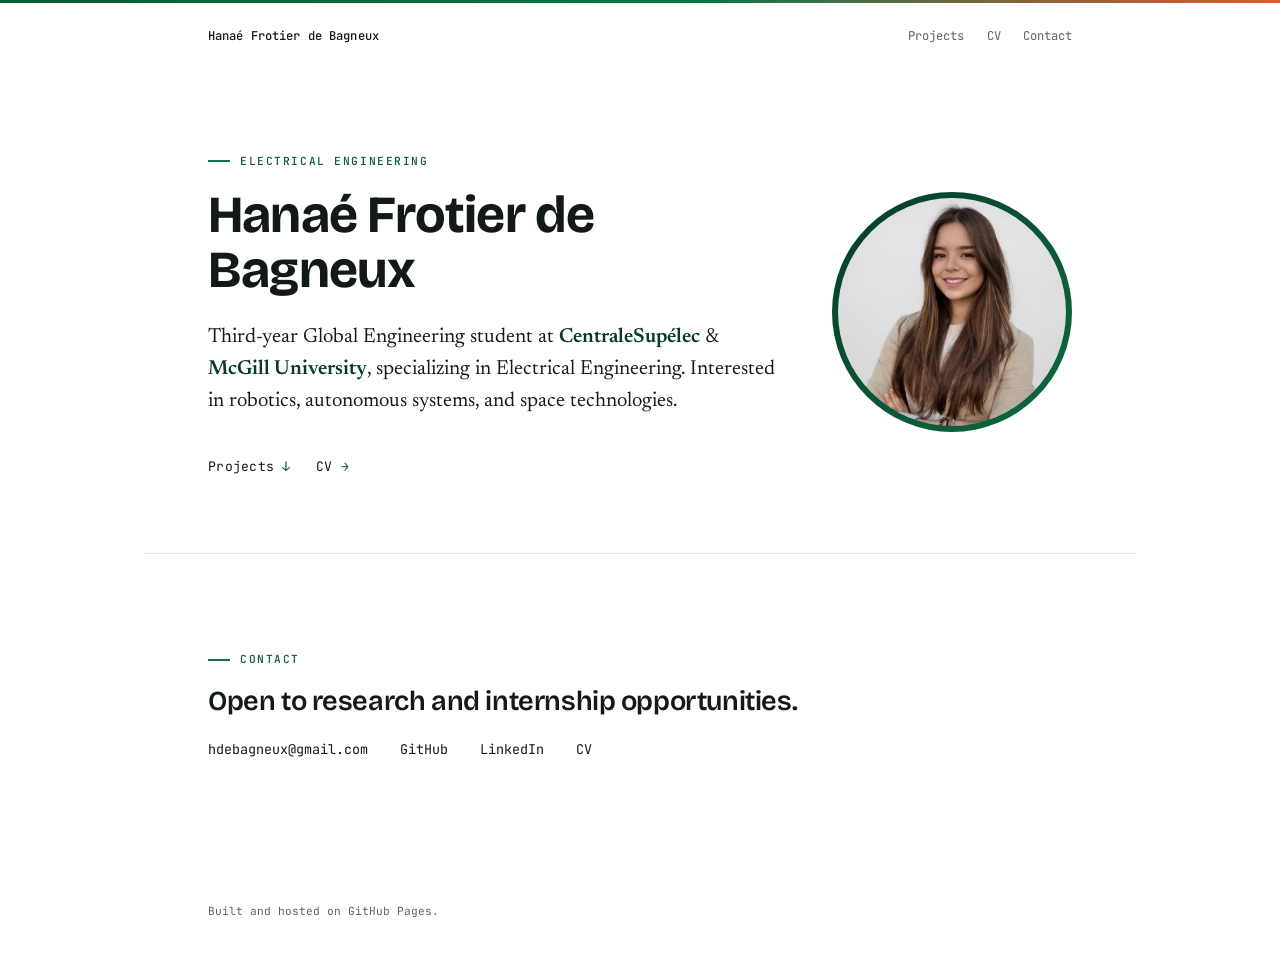
<file: index.html>
<!DOCTYPE html>
<html lang="en">
<head>
<meta charset="utf-8">
<meta name="viewport" content="width=device-width, initial-scale=1">
<title>Hanaé Frotier de Bagneux — electrical engineering</title>
<meta name="description" content="Electrical engineering student at CentraleSupélec and McGill. Control systems, signal processing, and physical models turned into working software.">
<link rel="preconnect" href="https://fonts.googleapis.com">
<link rel="preconnect" href="https://fonts.gstatic.com" crossorigin>
<link href="https://fonts.googleapis.com/css2?family=Archivo:wght@500;600&family=IBM+Plex+Mono:wght@400;500&family=Source+Serif+4:opsz,wght@8..60,400;8..60,600&display=swap" rel="stylesheet">
<link rel="stylesheet" href="style.css">
</head>
<body>

<header class="wrap masthead">
  <span class="home">Hanaé Frotier de Bagneux</span>
  <nav>
    <a href="#" data-reveal="projects">Projects</a>
    <a href="cv.html">CV</a>
    <a href="#contact">Contact</a>
  </nav>
</header>

<main>

  <section class="wrap hero">
    <div class="hero-text">
      <p class="eyebrow">Electrical Engineering</p>

      <h1>Hanaé Frotier de Bagneux</h1>

      <p class="lead">
        Third-year Global Engineering student at
        <strong>CentraleSupélec</strong> &amp;
        <strong>McGill University</strong>, specializing in
        Electrical Engineering.
        Interested in robotics, autonomous systems, and space
        technologies.
      </p>

      <div class="hero-buttons">
        <button class="pill" data-reveal="projects" aria-expanded="false" aria-controls="projects">Projects</button>
        <a class="pill" href="cv.html">CV</a>
      </div>
    </div>

    <div class="hero-photo">
    <div class="photo-ring">
        <img src="assets/portrait.jpg"
             alt="Portrait of Hanaé Frotier de Bagneux"
             width="720"
             height="720">
    </div>
</div>
  </section>

  <section class="wrap band rule-top panel" id="projects" hidden>
    <p class="eyebrow">Projects</p>

    <div class="projects">

      <a class="project" href="projects/line-robot.html">
        <div class="meta">
          <span>2025 · Robotics bootcamp</span>
          <span>Python</span>
        </div>
        <h3>Line-following robot</h3>
        <p>An autonomous robot that follows a track with a PID controller and plans its route with breadth-first search. Two weeks, from tuning gains on a bench to a robot that finishes the course.</p>
      </a>

      <a class="project" href="projects/cable-fault.html">
        <div class="meta">
          <span>2026 · EDF R&amp;D</span>
          <span>Python · NumPy · Streamlit</span>
          <span class="live">live demo</span>
        </div>
        <h3>Cable fault detection</h3>
        <p>A reflectometry simulator that locates faults in electrical cables, in both the time and frequency domains. Around 1&nbsp;% localization accuracy, in a browser interface built so that someone without a signal processing background can still read the result.</p>
      </a>

      <a class="project" href="projects/aurasentinel.html">
        <div class="meta">
          <span>2026 · Team project</span>
          <span>Python · YOLOv8 · MediaPipe · Flower</span>
        </div>
        <h3>AuraSentinel: behavioural surveillance AI</h3>
        <p>A privacy-first system that reads early signs of aggression, distress and medical incidents in a store by fusing skeletal motion with anonymised audio. Staff get discreet alerts, and their feedback trains the model through federated learning &mdash; no raw footage ever leaves the premises.</p>
      </a>

      <a class="project" href="projects/ev-battery.html">
        <div class="meta">
          <span>2026 · EDF R&amp;D</span>
          <span>Python · NumPy</span>
        </div>
        <h3>EV battery range model</h3>
        <p>From a pulse test on a single lithium-ion cell to the driving range of a full vehicle over the WLTP cycle. Equivalent circuit identification, pack sizing, and a sensitivity analysis that explains the remaining 8.5&nbsp;% error.</p>
      </a>
      
    </div>
  </section>

  <section class="wrap band rule-top" id="contact">
    <p class="eyebrow">Contact</p>
    <h2>Open to research and internship opportunities.</h2>
    <ul class="contact-links">
      <li><a href="mailto:hdebagneux@gmail.com">hdebagneux@gmail.com</a></li>
      <li><a href="https://github.com/hdebagneux">GitHub</a></li>
      <li><a href="https://www.linkedin.com/in/hana%C3%A9-frotier-de-bagneux/">LinkedIn</a></li>
      <li><a href="cv.html">CV</a></li>
    </ul>
  </section>

</main>

<footer class="wrap">
  Built and hosted on GitHub Pages.
</footer>

<script>
  document.querySelectorAll('[data-reveal]').forEach(function (trigger) {
    trigger.addEventListener('click', function (e) {
      e.preventDefault();
      var panel = document.getElementById(trigger.dataset.reveal);
      if (!panel) return;
      var show = panel.hasAttribute('hidden');
      if (show) {
        panel.removeAttribute('hidden');
        panel.scrollIntoView({ behavior: 'smooth', block: 'start' });
      } else {
        panel.setAttribute('hidden', '');
      }
      document.querySelectorAll('[data-reveal="' + trigger.dataset.reveal + '"]')
        .forEach(function (b) {
          if (b.hasAttribute('aria-expanded')) b.setAttribute('aria-expanded', String(show));
        });
    });
  });
</script>

</body>
</html>
</file>
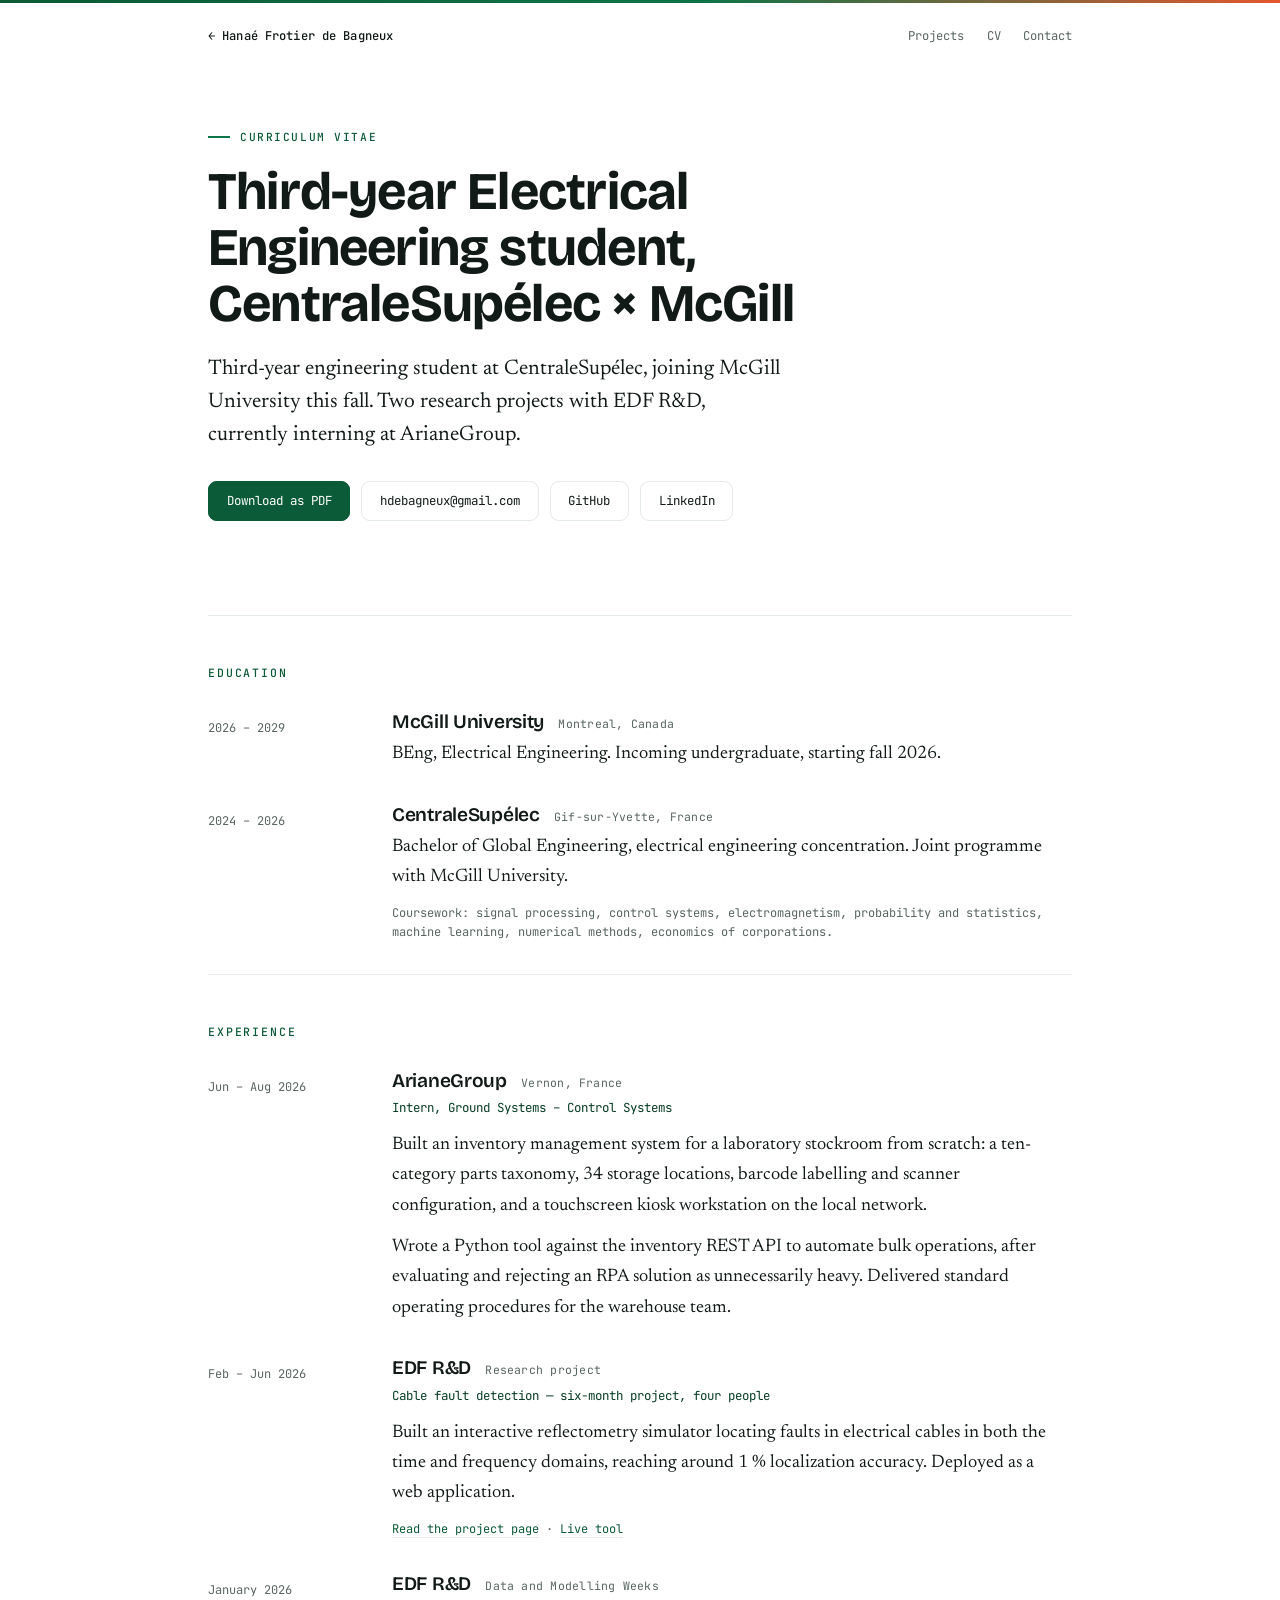
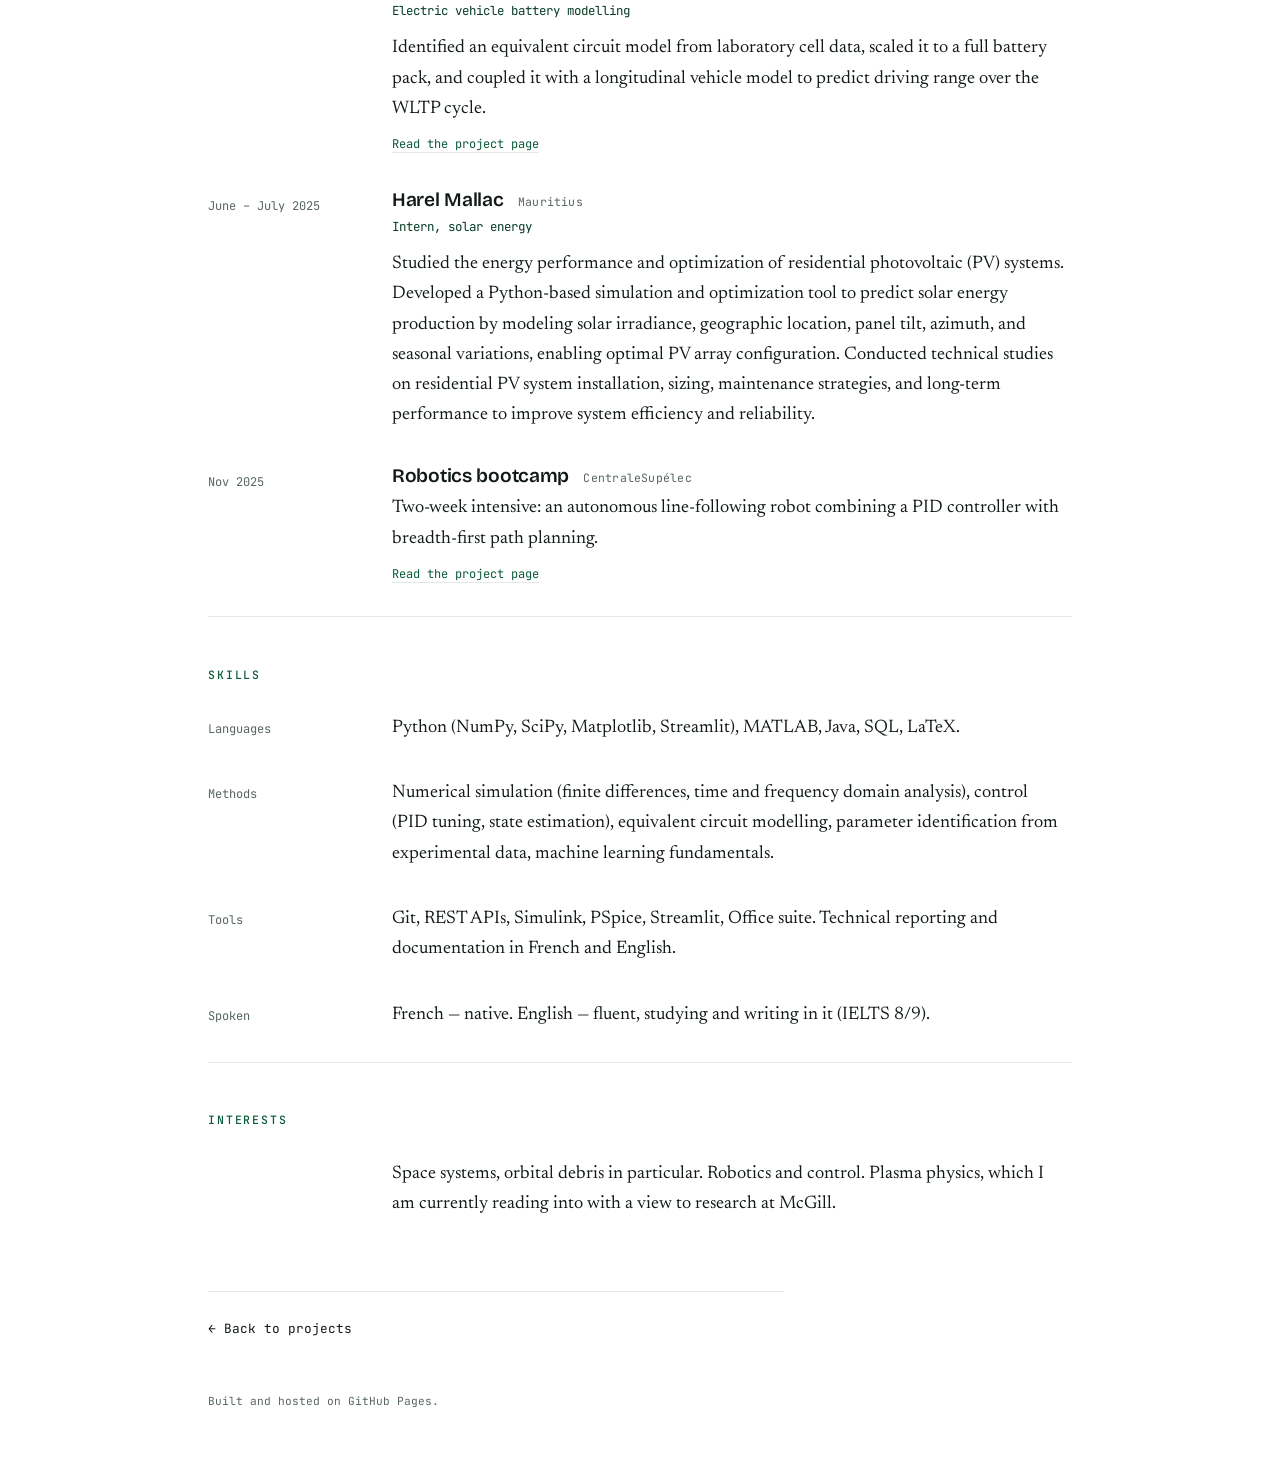
<file: cv.html>
<!DOCTYPE html>
<html lang="en">
<head>
<meta charset="utf-8">
<meta name="viewport" content="width=device-width, initial-scale=1">
<title>CV — Hanaé Frotier de Bagneux</title>
<meta name="description" content="Curriculum vitae: electrical engineering at CentraleSupélec and McGill, research projects with EDF R&amp;D, internship at ArianeGroup.">
<link rel="preconnect" href="https://fonts.googleapis.com">
<link rel="preconnect" href="https://fonts.gstatic.com" crossorigin>
<link href="https://fonts.googleapis.com/css2?family=Archivo:wght@500;600&family=IBM+Plex+Mono:wght@400;500&family=Source+Serif+4:opsz,wght@8..60,400;8..60,600&display=swap" rel="stylesheet">
<link rel="stylesheet" href="style.css">
</head>
<body>

<header class="wrap masthead">
  <a class="home" href="index.html">← Hanaé Frotier de Bagneux</a>
  <nav>
    <a href="index.html#projects">Projects</a>
    <a href="cv.html">CV</a>
    <a href="index.html#contact">Contact</a>
  </nav>
</header>

<main class="wrap">

  <section class="band band--tight project-head">
    <p class="eyebrow">Curriculum vitae</p>
    <h1>Third-year Electrical Engineering student, CentraleSupélec × McGill</h1>
    <p class="lede">Third-year engineering student at CentraleSupélec, joining McGill University this fall. Two research projects with EDF R&amp;D, currently interning at ArianeGroup.</p>

    <ul class="actions">
      <li><a class="btn btn--primary" href="cv.pdf">Download as PDF</a></li>
      <li><a class="btn" href="mailto:hdebagneux@gmail.com">hdebagneux@gmail.com</a></li>
      <li><a class="btn" href="https://github.com/hdebagneux">GitHub</a></li>
      <li><a class="btn" href="https://www.linkedin.com/in/hana%C3%A9-frotier-de-bagneux/">LinkedIn</a></li>
    </ul>
  </section>

  <section class="cv-section">
    <h2>Education</h2>

    <div class="cv-entry">
      <div class="when">2026 – 2029</div>
      <div class="what">
        <h3>McGill University <span>Montreal, Canada</span></h3>
        <p>BEng, Electrical Engineering. Incoming undergraduate, starting fall 2026.</p>
      </div>
    </div>

    <div class="cv-entry">
      <div class="when">2024 – 2026</div>
      <div class="what">
        <h3>CentraleSupélec <span>Gif-sur-Yvette, France</span></h3>
        <p>Bachelor of Global Engineering, electrical engineering concentration. Joint programme with McGill University.</p>
        <p class="detail">Coursework: signal processing, control systems, electromagnetism, probability and statistics, machine learning, numerical methods, economics of corporations.</p>
      </div>
    </div>
  </section>

  <section class="cv-section">
    <h2>Experience</h2>

    <div class="cv-entry">
      <div class="when">Jun – Aug 2026</div>
      <div class="what">
        <h3>ArianeGroup <span>Vernon, France</span></h3>
        <p class="role">Intern, Ground Systems – Control Systems</p>
        <p>Built an inventory management system for a laboratory stockroom from scratch: a ten-category parts taxonomy, 34 storage locations, barcode labelling and scanner configuration, and a touchscreen kiosk workstation on the local network.</p>
        <p>Wrote a Python tool against the inventory REST API to automate bulk operations, after evaluating and rejecting an RPA solution as unnecessarily heavy. Delivered standard operating procedures for the warehouse team.</p>
      </div>
    </div>

    <div class="cv-entry">
      <div class="when">Feb – Jun 2026</div>
      <div class="what">
        <h3>EDF R&amp;D <span>Research project</span></h3>
        <p class="role">Cable fault detection — six-month project, four people</p>
        <p>Built an interactive reflectometry simulator locating faults in electrical cables in both the time and frequency domains, reaching around 1&nbsp;% localization accuracy. Deployed as a web application.</p>
        <p class="detail"><a href="projects/cable-fault.html">Read the project page</a> · <a href="https://cablefault-ehi3c5lqxdnre9q4bmhjii.streamlit.app/">Live tool</a></p>
      </div>
    </div>

    <div class="cv-entry">
      <div class="when">January 2026</div>
      <div class="what">
        <h3>EDF R&amp;D <span>Data and Modelling Weeks</span></h3>
        <p class="role">Electric vehicle battery modelling</p>
        <p>Identified an equivalent circuit model from laboratory cell data, scaled it to a full battery pack, and coupled it with a longitudinal vehicle model to predict driving range over the WLTP cycle.</p>
        <p class="detail"><a href="projects/ev-battery.html">Read the project page</a></p>
      </div>
    </div>

    <div class="cv-entry">
      <div class="when">June – July 2025</div>
      <div class="what">
        <h3>Harel Mallac <span>Mauritius</span></h3>
        <p class="role">Intern, solar energy</p>
        <p>Studied the energy performance and optimization of residential photovoltaic (PV) systems. Developed a Python-based simulation and optimization tool to predict solar energy production by modeling solar irradiance, geographic location, panel tilt, azimuth, and seasonal variations, enabling optimal PV array configuration. Conducted technical studies on residential PV system installation, sizing, maintenance strategies, and long-term performance to improve system efficiency and reliability.</p>
      </div>
    </div>

    <div class="cv-entry">
      <div class="when">Nov 2025</div>
      <div class="what">
        <h3>Robotics bootcamp <span>CentraleSupélec</span></h3>
        <p>Two-week intensive: an autonomous line-following robot combining a PID controller with breadth-first path planning.</p>
        <p class="detail"><a href="projects/line-robot.html">Read the project page</a></p>
      </div>
    </div>
  </section>

  <section class="cv-section">
    <h2>Skills</h2>

    <div class="cv-entry">
      <div class="when">Languages</div>
      <div class="what">
        <p>Python (NumPy, SciPy, Matplotlib, Streamlit), MATLAB, Java, SQL, LaTeX.</p>
      </div>
    </div>

    <div class="cv-entry">
      <div class="when">Methods</div>
      <div class="what">
        <p>Numerical simulation (finite differences, time and frequency domain analysis), control (PID tuning, state estimation), equivalent circuit modelling, parameter identification from experimental data, machine learning fundamentals.</p>
      </div>
    </div>

    <div class="cv-entry">
      <div class="when">Tools</div>
      <div class="what">
        <p>Git, REST APIs, Simulink, PSpice, Streamlit, Office suite. Technical reporting and documentation in French and English.</p>
      </div>
    </div>

    <div class="cv-entry">
      <div class="when">Spoken</div>
      <div class="what">
        <p>French — native. English — fluent, studying and writing in it (IELTS 8/9).</p>
      </div>
    </div>
  </section>

  <section class="cv-section">
    <h2>Interests</h2>
    <div class="cv-entry">
      <div class="when"></div>
      <div class="what">
        <p>Space systems, orbital debris in particular. Robotics and control. Plasma physics, which I am currently reading into with a view to research at McGill.</p>
      </div>
    </div>
  </section>

  <p class="next"><a href="index.html#projects">← Back to projects</a></p>

</main>

<footer class="wrap">
  Built and hosted on GitHub Pages.
</footer>

</body>
</html>
</file>
<file: style.css>
@import url('https://fonts.googleapis.com/css2?family=Bricolage+Grotesque:opsz,wght@12..48,500;12..48,600;12..48,700&family=JetBrains+Mono:wght@400;500&family=Newsreader:ital,wght@0,400;0,500;0,600;1,400&display=swap');

/* ============================================================
   Hanaé Frotier de Bagneux — portfolio
   Direction: instrumentation / signal. White field, deep-green
   signal accent, one warm marker reserved for "events".
   Display: Bricolage Grotesque · Body: Newsreader · Data: JetBrains Mono
   ============================================================ */

:root {
  --bg:           #FFFFFF;
  --surface:      #F4F7F5;   /* faint cool-green tint for cards */
  --ink:          #111A16;   /* near-black, cool */
  --graphite:     #58665F;   /* secondary text */
  --rule:         #E3E9E5;   /* hairline */

  --signal:       #0B5A38;   /* deep emerald — links, accents (AA on white) */
  --signal-bright:#0E7449;   /* brighter emerald — decoration */
  --signal-ink:   #063C25;   /* hover / active — darkest */
  --signal-soft:  #E3F0E9;   /* wash (used very sparingly) */
  --marker:       #E4572E;   /* warm marker — faults & live demos only */

  --measure: 36rem;
  --gutter: clamp(1.25rem, 5vw, 4.5rem);
  --radius: 12px;
  --radius-sm: 9px;

  --f-display: "Bricolage Grotesque", system-ui, sans-serif;
  --f-body: "Newsreader", Georgia, serif;
  --f-mono: "JetBrains Mono", ui-monospace, monospace;

  --ease: cubic-bezier(0.22, 0.61, 0.36, 1);
}

*, *::before, *::after { box-sizing: border-box; }

html { -webkit-text-size-adjust: 100%; scroll-behavior: smooth; }

body {
  margin: 0;
  background: var(--bg);
  color: var(--ink);
  font-family: var(--f-body);
  font-size: clamp(1.03rem, 1rem + 0.18vw, 1.14rem);
  line-height: 1.66;
  -webkit-font-smoothing: antialiased;
}

/* thin signal bar across the very top — the page's quiet signature */
body::before {
  content: "";
  position: fixed;
  inset: 0 0 auto 0;
  height: 3px;
  background: linear-gradient(90deg, var(--signal) 0%, var(--signal-bright) 55%, var(--marker) 100%);
  z-index: 50;
}

img { max-width: 100%; height: auto; display: block; }

a { color: inherit; }

:focus-visible {
  outline: 2px solid var(--signal);
  outline-offset: 3px;
  border-radius: 2px;
}

::selection { background: var(--signal-soft); }

/* ---------- layout ---------- */

.wrap {
  max-width: 62rem;
  margin: 0 auto;
  padding-inline: var(--gutter);
}

.band { padding-block: clamp(3rem, 7vw, 5.5rem); }
.band--tight { padding-block: clamp(2rem, 4vw, 3rem); }

.rule-top { border-top: 1px solid var(--rule); }

/* ---------- type ---------- */

h1, h2, h3 {
  font-family: var(--f-display);
  font-weight: 600;
  letter-spacing: -0.015em;
  line-height: 1.06;
  margin: 0;
}

.eyebrow {
  font-family: var(--f-mono);
  font-size: 0.7rem;
  font-weight: 500;
  letter-spacing: 0.14em;
  text-transform: uppercase;
  color: var(--signal);
  margin: 0 0 1.1rem;
  display: inline-flex;
  align-items: center;
  gap: 0.6rem;
}
/* small signal tick before the eyebrow label */
.eyebrow::before {
  content: "";
  width: 1.4rem;
  height: 2px;
  background: var(--signal-bright);
}

.lede {
  max-width: var(--measure);
  font-size: 1.16em;
  line-height: 1.55;
  color: var(--ink);
}

p { max-width: var(--measure); }

/* ---------- masthead ---------- */

.masthead {
  padding-block: 1.6rem;
  display: flex;
  flex-wrap: wrap;
  gap: 0.6rem 1.6rem;
  align-items: baseline;
  justify-content: space-between;
  font-family: var(--f-mono);
  font-size: 0.76rem;
}

.masthead a { color: var(--graphite); text-decoration: none; transition: color 160ms var(--ease); }
.masthead a:hover { color: var(--signal); }
.masthead .home { color: var(--ink); letter-spacing: 0.01em; font-weight: 500; }
.masthead nav { display: flex; gap: 1.4rem; }

/* ---------- hero ---------- */

.hero {
  display: grid;
  grid-template-columns: minmax(0, 1fr) clamp(11rem, 20vw, 15rem);
  gap: clamp(1.6rem, 4vw, 3.5rem);
  align-items: center;
  padding-block: clamp(2.5rem, 6vw, 4.5rem);
}

.hero h1 {
  font-size: clamp(2rem, 1.2rem + 2.8vw, 3.25rem);
  font-weight: 700;
  max-width: 15ch;
  margin-bottom: 1.5rem;
}

.hero .lead {
  max-width: var(--measure);
  font-size: 1.12em;
  line-height: 1.55;
}

.hero .lead strong { font-weight: 600; color: var(--signal-ink); }

/* ---------- hero photo (fixed & consolidated) ---------- */

.hero-photo { margin: 0; }

.photo-ring {
  width: 100%;
  max-width: 15rem;        /* keeps the ring perfectly circular */
  margin-inline: auto;     /* centered in its column */
  aspect-ratio: 1;
  padding: 6px;
  border-radius: 50%;
  background: linear-gradient(
    135deg,
    var(--signal-ink),
    var(--signal),
    var(--signal-bright),
    var(--signal),
    var(--signal-ink)
  );
  background-size: 250% 250%;
  animation: gradientMove 6s ease infinite;
}

.photo-ring img {
  width: 100%;
  height: 100%;
  display: block;
  aspect-ratio: 1;
  object-fit: cover;
  border-radius: 50%;
  filter: saturate(0.98);
  transition: transform 300ms var(--ease), box-shadow 300ms var(--ease);
}

.photo-ring img:hover {
  transform: translateY(-3px);
}

@media (max-width: 44rem) {
  .hero { grid-template-columns: 1fr; }
  .photo-ring { max-width: 11rem; }   /* constrain the ring, not the img */
}

/* ---------- hero CTAs: text links, not buttons ---------- */

.hero-buttons {
  display: flex;
  flex-wrap: wrap;
  align-items: center;
  gap: 1.6rem;
  margin-top: 2.2rem;
}

a.pill { text-decoration: none; }

.pill {
  font-family: var(--f-mono);
  font-size: 0.82rem;
  letter-spacing: 0.02em;
  color: var(--ink);
  background: none;
  border: 0;
  padding: 0.2rem 0;
  cursor: pointer;
  background-image: linear-gradient(var(--signal), var(--signal));
  background-size: 0% 1.5px;
  background-position: 0 100%;
  background-repeat: no-repeat;
  transition: background-size 240ms var(--ease), color 160ms var(--ease);
}

/* directional cue: ↓ reveals the panel below, → navigates away */
.pill[data-reveal]::after { content: "  ↓"; color: var(--signal); }
a.pill::after { content: "  →"; color: var(--signal); }

.pill:hover,
.pill[aria-expanded="true"] {
  color: var(--signal);
  background-size: 100% 1.5px;
}

/* ---------- signature: the reflectogram ---------- */

.scope { margin-top: clamp(3rem, 6vw, 4.5rem); }

.scope figure { margin: 0; }

.scope svg { width: 100%; height: auto; overflow: visible; }

.scope .grid line { stroke: var(--rule); stroke-width: 1; }
.scope .axis { stroke: var(--graphite); stroke-width: 1; }

.trace {
  fill: none;
  stroke: var(--signal);
  stroke-width: 2.2;
  stroke-linejoin: round;
  stroke-linecap: round;
}

.echo-label {
  font-family: var(--f-mono);
  font-size: 13px;
  fill: var(--graphite);
  text-anchor: middle;
  letter-spacing: 0.02em;
}

.echo-hit { fill: transparent; cursor: pointer; }
.echo-dot { fill: var(--signal); transition: r 160ms ease; }
.echo-dot.is-fault { fill: var(--marker); }
.echo-drop { stroke: var(--rule); stroke-width: 1; stroke-dasharray: 3 4; }

.echo:hover .echo-dot,
.echo:focus-visible .echo-dot { r: 7; }
.echo:hover .echo-label,
.echo:focus-visible .echo-label { fill: var(--ink); }

.scope figcaption {
  margin-top: 0.9rem;
  font-family: var(--f-mono);
  font-size: 0.72rem;
  color: var(--graphite);
  max-width: 44ch;
  line-height: 1.55;
}

@media (prefers-reduced-motion: no-preference) {
  .trace {
    stroke-dasharray: 2400;
    stroke-dashoffset: 2400;
    animation: draw 2.1s var(--ease) 0.25s forwards;
  }
  .echo-dot, .echo-label, .echo-drop {
    opacity: 0;
    animation: fade 0.5s ease forwards;
  }
  .echo:nth-of-type(1) * { animation-delay: 1.15s; }
  .echo:nth-of-type(2) * { animation-delay: 1.55s; }
  .echo:nth-of-type(3) * { animation-delay: 1.95s; }
}

@keyframes draw { to { stroke-dashoffset: 0; } }
@keyframes fade { to { opacity: 1; } }

@media (max-width: 40rem) {
  .scope { display: none; }
}

/* ---------- project list ---------- */

.projects {
  display: grid;
  gap: 1px;
  background: var(--rule);
  border-block: 1px solid var(--rule);
}

.project {
  position: relative;
  background: var(--bg);
  padding: clamp(1.6rem, 3vw, 2.4rem) 0;
  display: grid;
  grid-template-columns: 1fr;
  gap: 0.7rem;
  text-decoration: none;
  transition: padding-left 260ms var(--ease);
}

/* thin signal bar that draws down the left edge on hover — no fill */
.project::before {
  content: "";
  position: absolute;
  left: 0; top: 0; bottom: 0;
  width: 2px;
  background: var(--signal);
  transform: scaleY(0);
  transform-origin: center;
  transition: transform 300ms var(--ease);
}

.project:hover, .project:focus-visible { padding-left: 1.15rem; }
.project:hover::before, .project:focus-visible::before { transform: scaleY(1); }

/* title: an underline draws in and an arrow slides out — the interaction */
.project h3 {
  font-family: var(--f-display);
  font-size: clamp(1.35rem, 1.1rem + 1vw, 1.8rem);
  font-weight: 600;
  justify-self: start;
  background-image: linear-gradient(var(--signal), var(--signal));
  background-size: 0% 2px;
  background-position: 0 100%;
  background-repeat: no-repeat;
  transition: background-size 280ms var(--ease);
}

.project h3::after {
  content: "  \2192";
  display: inline-block;
  color: var(--signal);
  opacity: 0;
  transform: translateX(-6px);
  transition: opacity 240ms var(--ease), transform 240ms var(--ease);
}

.project:hover h3, .project:focus-visible h3 { background-size: 100% 2px; }
.project:hover h3::after, .project:focus-visible h3::after { opacity: 1; transform: translateX(2px); }

.project p { margin: 0; color: var(--graphite); max-width: 46rem; }

.project .meta {
  font-family: var(--f-mono);
  font-size: 0.72rem;
  letter-spacing: 0.03em;
  color: var(--graphite);
  display: flex;
  flex-wrap: wrap;
  gap: 0.4rem 1rem;
}

.project .meta .live {
  color: var(--marker);
  display: inline-flex;
  align-items: center;
  gap: 0.4rem;
}
.project .meta .live::before {
  content: "";
  width: 6px; height: 6px;
  border-radius: 50%;
  background: var(--marker);
}

/* ---------- prose columns on interest block ---------- */

.cols {
  display: grid;
  grid-template-columns: repeat(auto-fit, minmax(15rem, 1fr));
  gap: clamp(1.6rem, 4vw, 3rem);
}

.cols h3 {
  font-family: var(--f-mono);
  font-size: 0.72rem;
  font-weight: 500;
  letter-spacing: 0.14em;
  text-transform: uppercase;
  color: var(--signal);
  margin-bottom: 0.7rem;
}

.cols p { font-size: 0.95em; max-width: none; }

/* ---------- contact ---------- */

.contact-links {
  display: flex;
  flex-wrap: wrap;
  gap: 0.8rem 2rem;
  font-family: var(--f-mono);
  font-size: 0.84rem;
  margin-top: 1.4rem;
  padding: 0;
  list-style: none;
}

.contact-links a {
  text-decoration: none;
  padding-bottom: 3px;
  background-image: linear-gradient(var(--signal), var(--signal));
  background-size: 0% 1.5px;
  background-position: 0 100%;
  background-repeat: no-repeat;
  transition: background-size 220ms var(--ease), color 160ms var(--ease);
}

.contact-links a:hover { color: var(--signal); background-size: 100% 1.5px; }

footer {
  padding-block: 2.5rem 3.5rem;
  font-family: var(--f-mono);
  font-size: 0.7rem;
  color: var(--graphite);
}

/* ============================================================
   Project pages
   ============================================================ */

.project-head h1 {
  font-size: clamp(2rem, 1.3rem + 3vw, 3.3rem);
  font-weight: 700;
  max-width: 18ch;
  margin-bottom: 1.3rem;
}

.factsheet {
  margin: 2.4rem 0 0;
  display: grid;
  grid-template-columns: repeat(auto-fit, minmax(11rem, 1fr));
  gap: 1.4rem 2rem;
  border-top: 1px solid var(--rule);
  padding-top: 1.4rem;
  font-family: var(--f-mono);
  font-size: 0.78rem;
}

.factsheet dt {
  color: var(--signal);
  font-size: 0.68rem;
  letter-spacing: 0.12em;
  text-transform: uppercase;
  margin-bottom: 0.35rem;
}

.factsheet dd { margin: 0; line-height: 1.5; }

.actions {
  display: flex;
  flex-wrap: wrap;
  gap: 0.7rem;
  margin-top: 2.2rem;
  padding: 0;
  list-style: none;
}

.btn {
  position: relative;
  font-family: var(--f-mono);
  font-size: 0.78rem;
  text-decoration: none;
  padding: 0.65rem 1.1rem;
  border: 1px solid var(--rule);
  border-radius: var(--radius-sm);
  background: var(--bg);
  color: var(--ink);
  transition: border-color 180ms var(--ease), color 180ms var(--ease), background 180ms var(--ease), transform 180ms var(--ease);
}

.btn:hover {
  border-color: var(--signal);
  color: var(--signal);
  background: var(--signal-soft);
  transform: translateY(-2px);
}

.btn--primary {
  background: var(--signal);
  border-color: var(--signal);
  color: #fff;
}

.btn--primary:hover { background: var(--signal-ink); border-color: var(--signal-ink); color: #fff; }

.prose h2 {
  font-size: clamp(1.4rem, 1.1rem + 1vw, 1.85rem);
  margin-top: clamp(2.8rem, 5vw, 4rem);
  margin-bottom: 1rem;
  font-weight: 600;
}

.prose h3 {
  font-family: var(--f-mono);
  font-size: 0.75rem;
  font-weight: 500;
  letter-spacing: 0.13em;
  text-transform: uppercase;
  color: var(--signal);
  margin-top: 2.2rem;
  margin-bottom: 0.7rem;
}

.prose p { margin: 0 0 1.1rem; }

.prose ul { max-width: var(--measure); padding-left: 1.1rem; }
.prose li { margin-bottom: 0.5rem; }
.prose li::marker { color: var(--signal-bright); }

.prose figure {
  margin: 2rem 0;
  background: var(--surface);
  border: 1px solid var(--rule);
  border-radius: var(--radius);
  padding: 1rem;
}

.prose figure img { margin-inline: auto; border-radius: var(--radius-sm); }

.prose figcaption {
  margin-top: 0.8rem;
  font-family: var(--f-mono);
  font-size: 0.72rem;
  line-height: 1.55;
  color: var(--graphite);
}

.pair {
  display: grid;
  grid-template-columns: repeat(auto-fit, minmax(16rem, 1fr));
  gap: 1rem;
  margin: 2rem 0;
}

.pair figure { margin: 0; }

.eq {
  margin: 1.6rem 0;
  padding: 1.2rem 1.3rem;
  background: var(--surface);
  border: 1px solid var(--rule);
  border-left: 3px solid var(--signal);
  border-radius: var(--radius-sm);
  overflow-x: auto;
}

.eq .katex { font-size: 1.02em; }

.eq-note {
  font-family: var(--f-mono);
  font-size: 0.85rem;
  line-height: 1.65;
  color: var(--graphite);
  margin-top: 0.7rem;
  max-width: none;
}

.result {
  margin: 2.4rem 0;
  padding: 1.4rem 1.5rem;
  background: var(--surface);
  border: 1px solid var(--rule);
  border-radius: var(--radius);
}

.result .num {
  font-family: var(--f-display);
  font-size: clamp(2rem, 1.4rem + 2.4vw, 3rem);
  font-weight: 700;
  letter-spacing: -0.03em;
  line-height: 1;
  display: block;
  color: var(--signal);
}

.result p {
  font-family: var(--f-mono);
  font-size: 0.78rem;
  color: var(--graphite);
  margin: 0.7rem 0 0;
  line-height: 1.55;
}

.next {
  margin-top: clamp(3rem, 6vw, 4.5rem);
  padding-top: 1.6rem;
  border-top: 1px solid var(--rule);
  font-family: var(--f-mono);
  font-size: 0.8rem;
}

.next a {
  text-decoration: none;
  transition: color 160ms var(--ease);
}
.next a:hover { color: var(--signal); }

table.data {
  width: 100%;
  max-width: var(--measure);
  border-collapse: collapse;
  font-family: var(--f-mono);
  font-size: 0.78rem;
  margin: 1.6rem 0;
}

table.data th, table.data td {
  text-align: left;
  padding: 0.55rem 0.8rem 0.55rem 0;
  border-bottom: 1px solid var(--rule);
}

table.data th { color: var(--signal); font-weight: 500; }

table.data tr:hover td { background: var(--signal-soft); }

/* ============================================================
   CV page
   ============================================================ */

.cv-section {
  padding-top: clamp(2.2rem, 4vw, 3.2rem);
  margin-top: clamp(1.4rem, 3vw, 2rem);
  border-top: 1px solid var(--rule);
}

.cv-section > h2 {
  font-family: var(--f-mono);
  font-size: 0.72rem;
  font-weight: 500;
  letter-spacing: 0.16em;
  text-transform: uppercase;
  color: var(--signal);
  margin-bottom: 2rem;
}

.cv-entry {
  display: grid;
  grid-template-columns: 9.5rem minmax(0, 1fr);
  gap: 0.4rem 2rem;
  padding-bottom: 2.2rem;
}

.cv-entry:last-child { padding-bottom: 0; }

.cv-entry .when {
  font-family: var(--f-mono);
  font-size: 0.75rem;
  color: var(--graphite);
  padding-top: 0.45rem;
  line-height: 1.5;
}

.cv-entry .what h3 {
  font-family: var(--f-display);
  font-size: 1.2rem;
  font-weight: 600;
  margin-bottom: 0.45rem;
}

.cv-entry .what h3 span {
  font-family: var(--f-mono);
  font-size: 0.72rem;
  font-weight: 400;
  color: var(--graphite);
  letter-spacing: 0.02em;
  margin-left: 0.6rem;
  white-space: nowrap;
}

.cv-entry .role {
  font-family: var(--f-mono);
  font-size: 0.78rem;
  color: var(--signal-ink);
  margin: 0 0 0.7rem;
}

.cv-entry p { margin: 0 0 0.7rem; max-width: 42rem; }
.cv-entry p:last-child { margin-bottom: 0; }

.cv-entry .detail {
  font-family: var(--f-mono);
  font-size: 0.75rem;
  color: var(--graphite);
  line-height: 1.6;
}

.cv-entry .detail a {
  color: var(--signal);
  text-decoration: none;
  border-bottom: 1px solid var(--rule);
  transition: border-color 160ms var(--ease);
}
.cv-entry .detail a:hover { border-color: var(--signal); }

@media (max-width: 34rem) {
  .cv-entry { grid-template-columns: 1fr; gap: 0.3rem; }
  .cv-entry .when { padding-top: 0; }
  .cv-entry .what h3 span { display: block; margin-left: 0; margin-top: 0.2rem; }
}

/* ---------- reveal panels ---------- */

.panel[hidden] { display: none; }

@media (prefers-reduced-motion: no-preference) {
  .panel:not([hidden]) { animation: panel-in 340ms var(--ease); }
}

@keyframes panel-in {
  from { opacity: 0; transform: translateY(-6px); }
  to   { opacity: 1; transform: translateY(0); }
}

/* ============================================================
   Motion — load stagger + scroll reveal (reduced-motion safe)
   ============================================================ */

@media (prefers-reduced-motion: no-preference) {

  /* hero / project-head: gentle staggered rise on load */
  .hero-text > *,
  .project-head > * {
    animation: rise 0.7s var(--ease) backwards;
  }
  .hero-text > *:nth-child(1), .project-head > *:nth-child(1) { animation-delay: 0.05s; }
  .hero-text > *:nth-child(2), .project-head > *:nth-child(2) { animation-delay: 0.13s; }
  .hero-text > *:nth-child(3), .project-head > *:nth-child(3) { animation-delay: 0.21s; }
  .hero-text > *:nth-child(4), .project-head > *:nth-child(4) { animation-delay: 0.29s; }
  .hero-photo { animation: rise 0.8s var(--ease) 0.18s backwards; }

  /* scroll reveal — pure CSS, only where supported */
  @supports (animation-timeline: view()) {
    .prose figure,
    .result,
    .eq,
    .cv-entry {
      animation: reveal linear both;
      animation-timeline: view();
      animation-range: entry 0% entry 35%;
    }
  }
}

@keyframes rise {
  from { opacity: 0; transform: translateY(14px); }
  to   { opacity: 1; transform: none; }
}

@keyframes reveal {
  from { opacity: 0; transform: translateY(20px); }
  to   { opacity: 1; transform: none; }
}

@keyframes gradientMove {
  0%   { background-position: 0% 50%; }
  50%  { background-position: 100% 50%; }
  100% { background-position: 0% 50%; }
}
</file>
